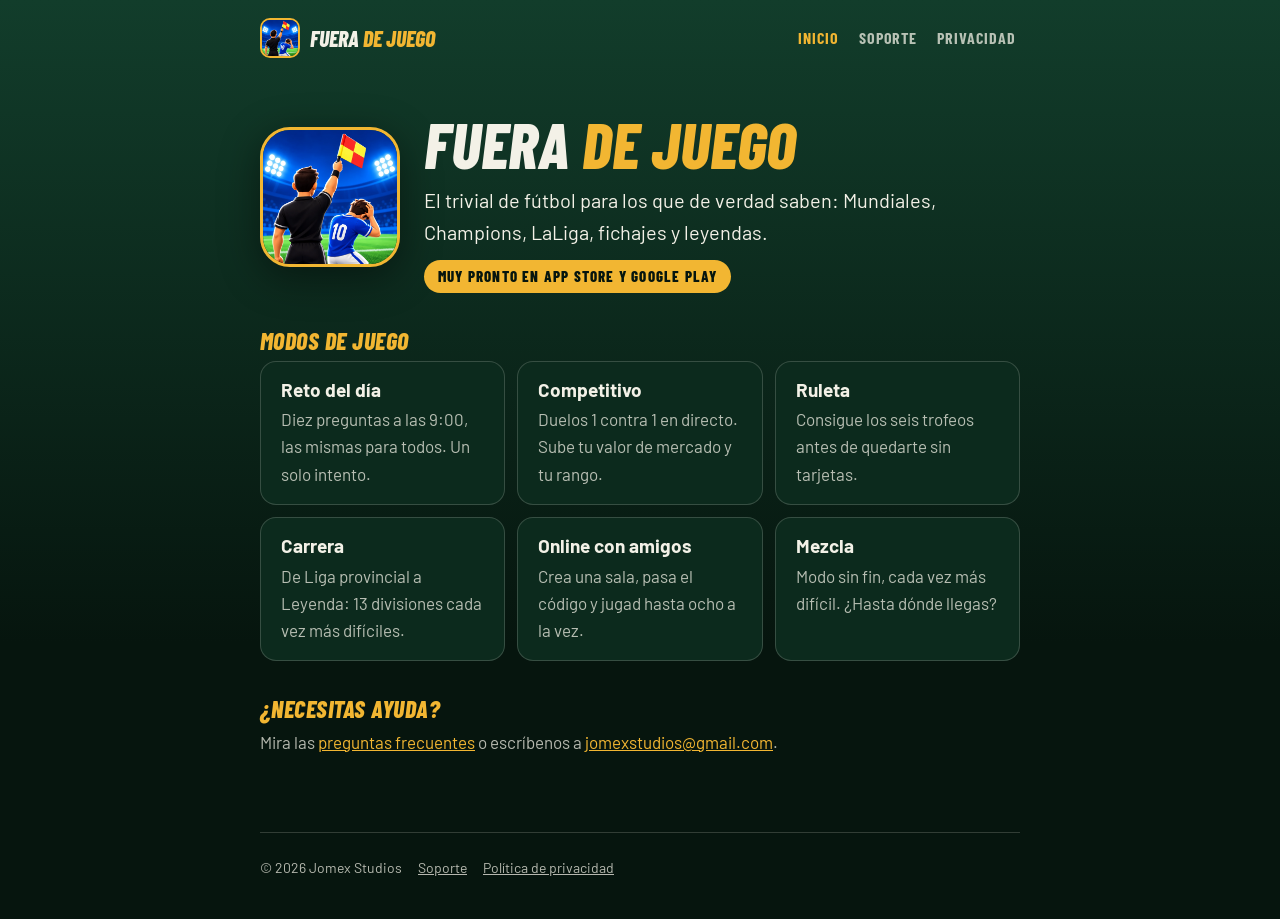
<file: index.html>
<!doctype html>
<html lang="es">
<head>
<meta charset="utf-8">
<meta name="viewport" content="width=device-width, initial-scale=1, viewport-fit=cover">
<title>Fuera de Juego · Trivial de fútbol</title>
<meta name="description" content="El trivial de fútbol para los que de verdad saben: reto diario, duelos 1 contra 1, Ruleta, Carrera y salas con amigos.">
<link rel="icon" href="icono.png">
<link rel="preconnect" href="https://fonts.googleapis.com">
<link rel="preconnect" href="https://fonts.gstatic.com" crossorigin>
<link rel="stylesheet" href="https://fonts.googleapis.com/css2?family=Barlow+Condensed:ital,wght@0,700;1,800&family=Barlow:wght@400;600;700&display=swap">
<link rel="stylesheet" href="estilo.css">
</head>
<body>
<nav class="nav">
  <a class="brand" href="index.html"><img src="icono.png" alt=""><span>Fuera <b>de Juego</b></span></a>
  <a class="link" href="index.html" aria-current="page">Inicio</a>
  <a class="link" href="soporte.html">Soporte</a>
  <a class="link" href="privacidad.html">Privacidad</a>
</nav>
<main>
  <section class="hero">
    <img src="icono.png" alt="Icono de Fuera de Juego: un liniero levanta el banderín ante un jugador con el 10">
    <div>
      <h1>Fuera <span>de Juego</span></h1>
      <p class="lead">El trivial de fútbol para los que de verdad saben: Mundiales, Champions, LaLiga, fichajes y leyendas.</p>
      <span class="soon">Muy pronto en App Store y Google Play</span>
    </div>
  </section>

  <h2>Modos de juego</h2>
  <div class="grid">
    <div class="card"><h3>Reto del día</h3><p>Diez preguntas a las 9:00, las mismas para todos. Un solo intento.</p></div>
    <div class="card"><h3>Competitivo</h3><p>Duelos 1 contra 1 en directo. Sube tu valor de mercado y tu rango.</p></div>
    <div class="card"><h3>Ruleta</h3><p>Consigue los seis trofeos antes de quedarte sin tarjetas.</p></div>
    <div class="card"><h3>Carrera</h3><p>De Liga provincial a Leyenda: 13 divisiones cada vez más difíciles.</p></div>
    <div class="card"><h3>Online con amigos</h3><p>Crea una sala, pasa el código y jugad hasta ocho a la vez.</p></div>
    <div class="card"><h3>Mezcla</h3><p>Modo sin fin, cada vez más difícil. ¿Hasta dónde llegas?</p></div>
  </div>

  <h2>¿Necesitas ayuda?</h2>
  <p>Mira las <a href="soporte.html">preguntas frecuentes</a> o escríbenos a <a href="mailto:jomexstudios@gmail.com">jomexstudios@gmail.com</a>.</p>
</main>
<footer>
  <span>© 2026 Jomex Studios</span>
  <a href="soporte.html">Soporte</a>
  <a href="privacidad.html">Política de privacidad</a>
</footer>
</body>
</html>
</file>
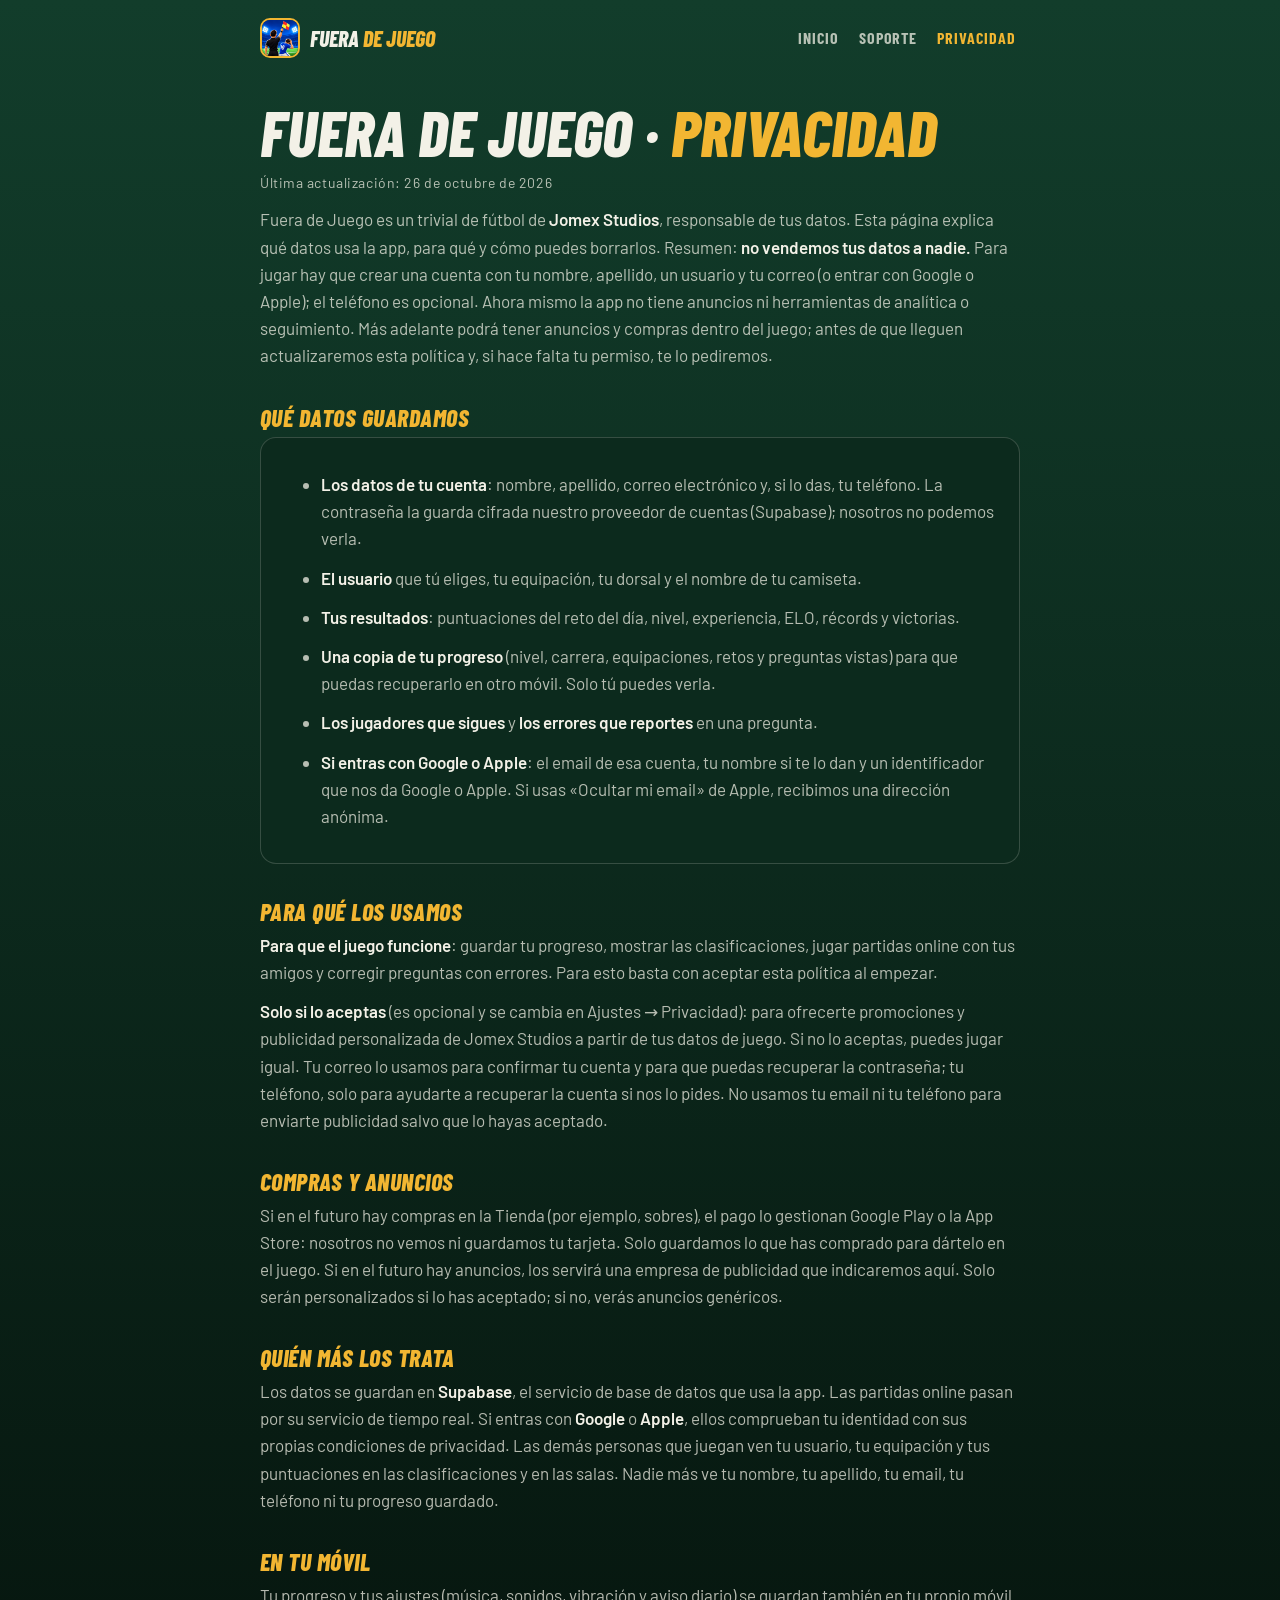
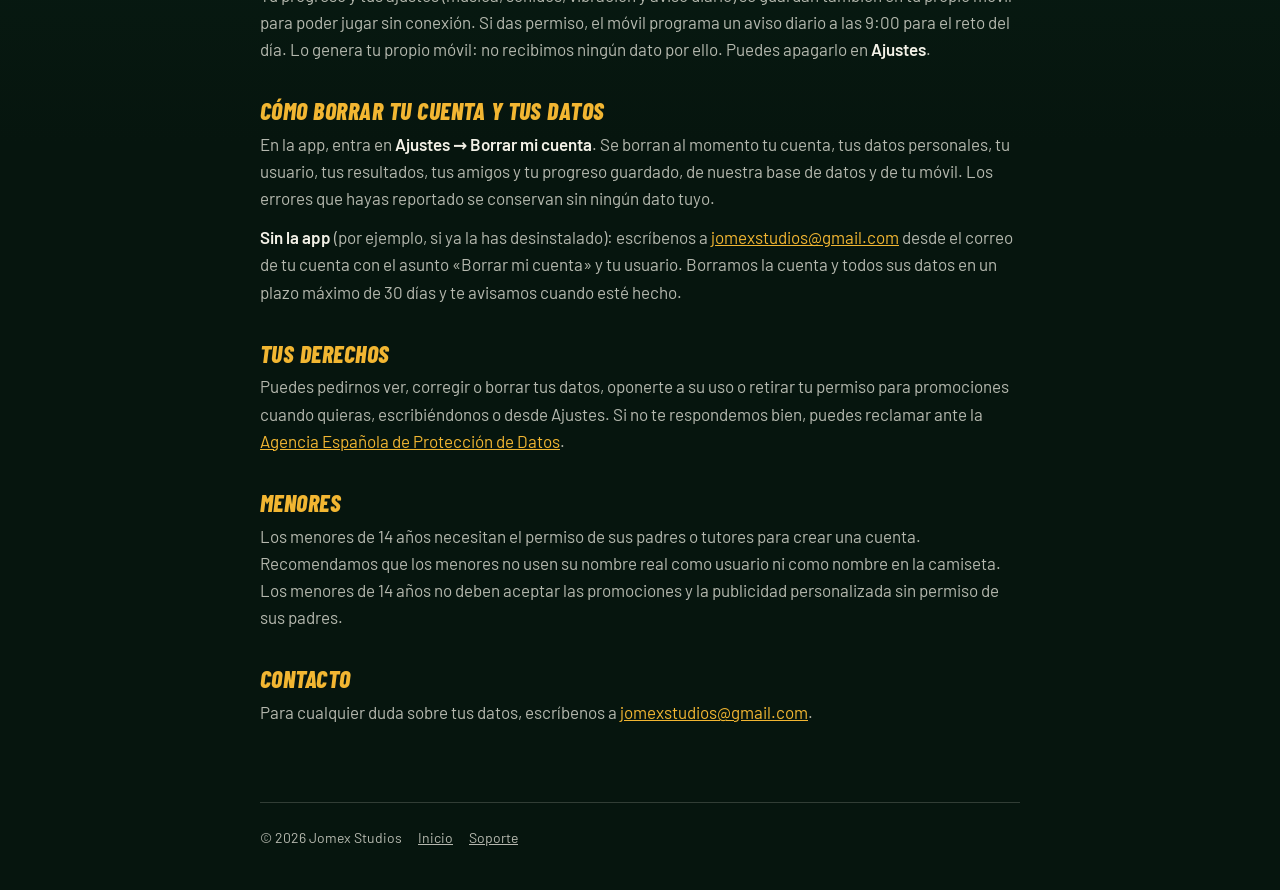
<file: privacidad.html>
<!doctype html>
<html lang="es">
<head>
<meta charset="utf-8">
<meta name="viewport" content="width=device-width, initial-scale=1, viewport-fit=cover">
<title>Política de privacidad · Fuera de Juego</title>
<meta name="description" content="Qué datos usa Fuera de Juego, para qué y cómo borrarlos.">
<link rel="icon" href="icono.png">
<link rel="preconnect" href="https://fonts.googleapis.com">
<link rel="preconnect" href="https://fonts.gstatic.com" crossorigin>
<link rel="stylesheet" href="https://fonts.googleapis.com/css2?family=Barlow+Condensed:ital,wght@0,700;1,800&family=Barlow:wght@400;600;700&display=swap">
<link rel="stylesheet" href="estilo.css">
</head>
<body>
<nav class="nav">
  <a class="brand" href="index.html"><img src="icono.png" alt=""><span>Fuera <b>de Juego</b></span></a>
  <a class="link" href="index.html">Inicio</a>
  <a class="link" href="soporte.html">Soporte</a>
  <a class="link" href="privacidad.html" aria-current="page">Privacidad</a>
</nav>
<main>
  <h1>Fuera de Juego · <span>Privacidad</span></h1>
  <p class="date">Última actualización: 26 de octubre de 2026</p>

  <p>Fuera de Juego es un trivial de fútbol de <strong>Jomex Studios</strong>, responsable de tus datos. Esta página explica qué datos usa la app, para qué y cómo puedes borrarlos.
  Resumen: <strong>no vendemos tus datos a nadie.</strong> Para jugar hay que crear una cuenta con tu nombre, apellido, un usuario y tu correo (o entrar con Google o Apple); el teléfono es opcional.
  Ahora mismo la app no tiene anuncios ni herramientas de analítica o seguimiento. Más adelante podrá tener anuncios y compras dentro del juego; antes de que lleguen actualizaremos esta política y, si hace falta tu permiso, te lo pediremos.</p>

  <h2>Qué datos guardamos</h2>
  <div class="card">
    <ul>
      <li><strong>Los datos de tu cuenta</strong>: nombre, apellido, correo electrónico y, si lo das, tu teléfono. La contraseña la guarda cifrada nuestro proveedor de cuentas (Supabase); nosotros no podemos verla.</li>
      <li><strong>El usuario</strong> que tú eliges, tu equipación, tu dorsal y el nombre de tu camiseta.</li>
      <li><strong>Tus resultados</strong>: puntuaciones del reto del día, nivel, experiencia, ELO, récords y victorias.</li>
      <li><strong>Una copia de tu progreso</strong> (nivel, carrera, equipaciones, retos y preguntas vistas) para que puedas recuperarlo en otro móvil. Solo tú puedes verla.</li>
      <li><strong>Los jugadores que sigues</strong> y <strong>los errores que reportes</strong> en una pregunta.</li>
      <li><strong>Si entras con Google o Apple</strong>: el email de esa cuenta, tu nombre si te lo dan y un identificador que nos da Google o Apple. Si usas «Ocultar mi email» de Apple, recibimos una dirección anónima.</li>
    </ul>
  </div>

  <h2>Para qué los usamos</h2>
  <p><strong>Para que el juego funcione</strong>: guardar tu progreso, mostrar las clasificaciones, jugar partidas online con tus amigos y corregir preguntas con errores. Para esto basta con aceptar esta política al empezar.</p>
  <p><strong>Solo si lo aceptas</strong> (es opcional y se cambia en Ajustes → Privacidad): para ofrecerte promociones y publicidad personalizada de Jomex Studios a partir de tus datos de juego. Si no lo aceptas, puedes jugar igual.
  Tu correo lo usamos para confirmar tu cuenta y para que puedas recuperar la contraseña; tu teléfono, solo para ayudarte a recuperar la cuenta si nos lo pides.
  No usamos tu email ni tu teléfono para enviarte publicidad salvo que lo hayas aceptado.</p>

  <h2>Compras y anuncios</h2>
  <p>Si en el futuro hay compras en la Tienda (por ejemplo, sobres), el pago lo gestionan Google Play o la App Store: nosotros no vemos ni guardamos tu tarjeta. Solo guardamos lo que has comprado para dártelo en el juego.
  Si en el futuro hay anuncios, los servirá una empresa de publicidad que indicaremos aquí. Solo serán personalizados si lo has aceptado; si no, verás anuncios genéricos.</p>

  <h2>Quién más los trata</h2>
  <p>Los datos se guardan en <strong>Supabase</strong>, el servicio de base de datos que usa la app. Las partidas online pasan por su servicio de tiempo real.
  Si entras con <strong>Google</strong> o <strong>Apple</strong>, ellos comprueban tu identidad con sus propias condiciones de privacidad.
  Las demás personas que juegan ven tu usuario, tu equipación y tus puntuaciones en las clasificaciones y en las salas. Nadie más ve tu nombre, tu apellido, tu email, tu teléfono ni tu progreso guardado.</p>

  <h2>En tu móvil</h2>
  <p>Tu progreso y tus ajustes (música, sonidos, vibración y aviso diario) se guardan también en tu propio móvil para poder jugar sin conexión.
  Si das permiso, el móvil programa un aviso diario a las 9:00 para el reto del día. Lo genera tu propio móvil: no recibimos ningún dato por ello. Puedes apagarlo en <strong>Ajustes</strong>.</p>

  <h2 id="borrar-cuenta">Cómo borrar tu cuenta y tus datos</h2>
  <p>En la app, entra en <strong>Ajustes → Borrar mi cuenta</strong>. Se borran al momento tu cuenta, tus datos personales, tu usuario, tus resultados, tus amigos y tu progreso guardado, de nuestra base de datos y de tu móvil.
  Los errores que hayas reportado se conservan sin ningún dato tuyo.</p>
  <p><strong>Sin la app</strong> (por ejemplo, si ya la has desinstalado): escríbenos a <a href="mailto:jomexstudios@gmail.com?subject=Borrar%20mi%20cuenta">jomexstudios@gmail.com</a> desde el correo de tu cuenta con el asunto «Borrar mi cuenta» y tu usuario. Borramos la cuenta y todos sus datos en un plazo máximo de 30 días y te avisamos cuando esté hecho.</p>

  <h2>Tus derechos</h2>
  <p>Puedes pedirnos ver, corregir o borrar tus datos, oponerte a su uso o retirar tu permiso para promociones cuando quieras, escribiéndonos o desde Ajustes. Si no te respondemos bien, puedes reclamar ante la <a href="https://www.aepd.es">Agencia Española de Protección de Datos</a>.</p>

  <h2>Menores</h2>
  <p>Los menores de 14 años necesitan el permiso de sus padres o tutores para crear una cuenta. Recomendamos que los menores no usen su nombre real como usuario ni como nombre en la camiseta.
  Los menores de 14 años no deben aceptar las promociones y la publicidad personalizada sin permiso de sus padres.</p>

  <h2>Contacto</h2>
  <p>Para cualquier duda sobre tus datos, escríbenos a <a href="mailto:jomexstudios@gmail.com">jomexstudios@gmail.com</a>.</p>
</main>
<footer>
  <span>© 2026 Jomex Studios</span>
  <a href="index.html">Inicio</a>
  <a href="soporte.html">Soporte</a>
</footer>
</body>
</html>
</file>
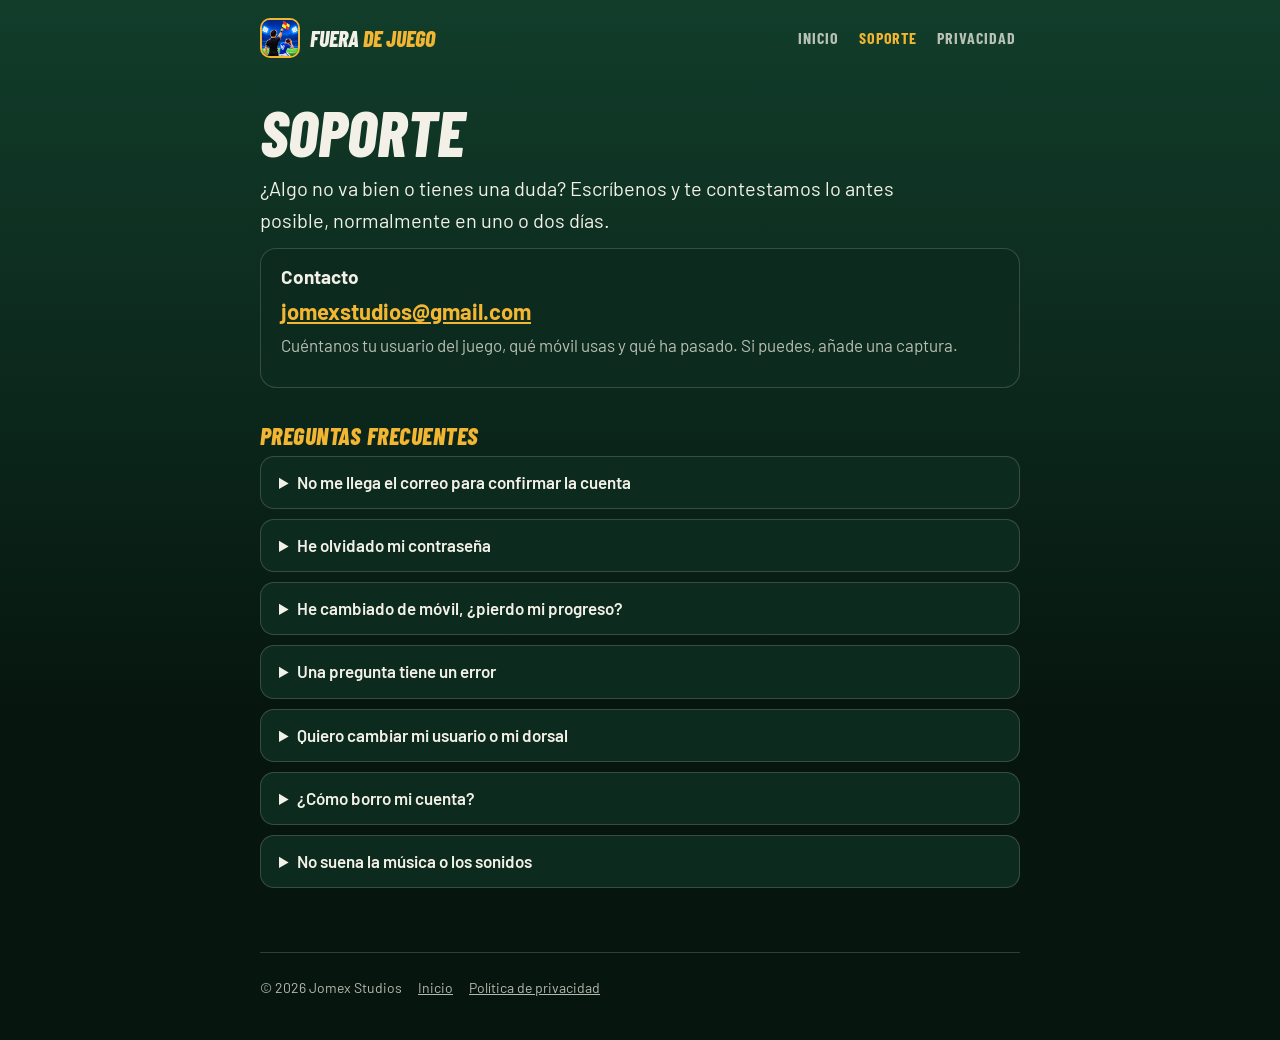
<file: soporte.html>
<!doctype html>
<html lang="es">
<head>
<meta charset="utf-8">
<meta name="viewport" content="width=device-width, initial-scale=1, viewport-fit=cover">
<title>Soporte · Fuera de Juego</title>
<meta name="description" content="Ayuda y contacto de Fuera de Juego, el trivial de fútbol.">
<link rel="icon" href="icono.png">
<link rel="preconnect" href="https://fonts.googleapis.com">
<link rel="preconnect" href="https://fonts.gstatic.com" crossorigin>
<link rel="stylesheet" href="https://fonts.googleapis.com/css2?family=Barlow+Condensed:ital,wght@0,700;1,800&family=Barlow:wght@400;600;700&display=swap">
<link rel="stylesheet" href="estilo.css">
</head>
<body>
<nav class="nav">
  <a class="brand" href="index.html"><img src="icono.png" alt=""><span>Fuera <b>de Juego</b></span></a>
  <a class="link" href="index.html">Inicio</a>
  <a class="link" href="soporte.html" aria-current="page">Soporte</a>
  <a class="link" href="privacidad.html">Privacidad</a>
</nav>
<main>
  <h1>Soporte</h1>
  <p class="lead">¿Algo no va bien o tienes una duda? Escríbenos y te contestamos lo antes posible, normalmente en uno o dos días.</p>

  <div class="card">
    <h3>Contacto</h3>
    <div class="mail"><a href="mailto:jomexstudios@gmail.com?subject=Fuera%20de%20Juego">jomexstudios@gmail.com</a></div>
    <p style="margin-top:8px">Cuéntanos tu usuario del juego, qué móvil usas y qué ha pasado. Si puedes, añade una captura.</p>
  </div>

  <h2>Preguntas frecuentes</h2>

  <details>
    <summary>No me llega el correo para confirmar la cuenta</summary>
    <p>Mira en <strong>Spam</strong> y en <strong>Promociones</strong>. Si no está, en la app pulsa <strong>Reenviar correo</strong>, o <strong>Cambiar correo</strong> si lo escribiste mal. Puede tardar un par de minutos.</p>
  </details>
  <details>
    <summary>He olvidado mi contraseña</summary>
    <p>En la pantalla de entrar, pulsa <strong>¿Has olvidado tu contraseña?</strong>, escribe tu correo y te llegará un código para poner una nueva.</p>
  </details>
  <details>
    <summary>He cambiado de móvil, ¿pierdo mi progreso?</summary>
    <p>No. Tu nivel, tus camisetas, tu carrera y tus trofeos se guardan en tu cuenta. Instala la app, pulsa <strong>Inicia sesión</strong> con tu correo y contraseña y lo tendrás todo.</p>
  </details>
  <details>
    <summary>Una pregunta tiene un error</summary>
    <p>Al acabar la partida, abre <strong>Repasar preguntas</strong> y pulsa <strong>Reportar</strong> en la que esté mal. Las revisamos y corregimos. También puedes escribirnos.</p>
  </details>
  <details>
    <summary>Quiero cambiar mi usuario o mi dorsal</summary>
    <p>El usuario se cambia en <strong>Ajustes → Tu cuenta</strong>. El nombre de la camiseta y el dorsal, en el <strong>Vestuario</strong>.</p>
  </details>
  <details>
    <summary>¿Cómo borro mi cuenta?</summary>
    <p>En la app: <strong>Ajustes → Borrar mi cuenta</strong>. Se borra todo al momento. Si ya no tienes la app, escríbenos desde el correo de tu cuenta con el asunto «Borrar mi cuenta» y la borramos en un máximo de 30 días. Más detalles en la <a href="privacidad.html#borrar-cuenta">política de privacidad</a>.</p>
  </details>
  <details>
    <summary>No suena la música o los sonidos</summary>
    <p>Comprueba en <strong>Ajustes → Sonido</strong> que estén activados y sube el volumen del móvil.</p>
  </details>
</main>
<footer>
  <span>© 2026 Jomex Studios</span>
  <a href="index.html">Inicio</a>
  <a href="privacidad.html">Política de privacidad</a>
</footer>
</body>
</html>
</file>
<file: estilo.css>
/* Web de Fuera de Juego (inicio, soporte y privacidad). Mismos colores que la app: césped, tiza y ámbar. */
:root {
  --pitch: #123d2b;
  --night: #06150e;
  --panel: #0c2a1d;
  --chalk: #f3f1e7;
  --chalk2: rgba(243, 241, 231, 0.74);
  --line: rgba(243, 241, 231, 0.18);
  --amber: #f2b632;
  --amber-hi: #ffd75e;
  --display: 'Barlow Condensed', 'Arial Narrow', system-ui, sans-serif;
  --body: 'Barlow', system-ui, -apple-system, 'Segoe UI', sans-serif;
  color-scheme: dark;
}
* { box-sizing: border-box; }
html { background: var(--night); }
body {
  margin: 0;
  min-height: 100vh;
  background: linear-gradient(180deg, var(--pitch) 0%, var(--night) 70%);
  color: var(--chalk);
  font: 17px/1.6 var(--body);
  padding-left: max(16px, env(safe-area-inset-left, 0px));
  padding-right: max(16px, env(safe-area-inset-right, 0px));
}
a { color: var(--amber); }
a:focus-visible { outline: 2px solid var(--amber); outline-offset: 3px; border-radius: 4px; }

.nav { max-width: 760px; margin: 0 auto; display: flex; align-items: center; gap: 12px; padding-block: 18px; flex-wrap: wrap; }
.nav .brand { display: flex; align-items: center; gap: 10px; text-decoration: none; color: var(--chalk); margin-right: auto; }
.nav .brand img { width: 40px; height: 40px; border-radius: 10px; border: 2px solid var(--amber); }
.nav .brand span { font: italic 800 22px/1 var(--display); text-transform: uppercase; }
.nav .brand b { color: var(--amber); font-weight: 800; }
.nav a.link { font: 700 16px/1 var(--display); text-transform: uppercase; letter-spacing: 0.06em; text-decoration: none; color: var(--chalk2); padding: 8px 4px; }
.nav a.link[aria-current='page'], .nav a.link:hover { color: var(--amber); }
/* En el móvil, el logo arriba y los tres enlaces juntos debajo. */
@media (max-width: 520px) {
  .nav { gap: 6px 18px; }
  .nav .brand { flex: 0 0 100%; margin-bottom: 4px; }
}

main { max-width: 760px; margin: 0 auto; padding-block: 12px 64px; }
h1 { font: italic 800 clamp(38px, 9vw, 64px)/1 var(--display); text-transform: uppercase; margin: 12px 0 8px; text-wrap: balance; }
h1 span { color: var(--amber); }
h2 { font: italic 800 24px/1.15 var(--display); text-transform: uppercase; letter-spacing: 0.02em; color: var(--amber); margin: 34px 0 6px; text-wrap: balance; }
h3 { font: 700 19px/1.3 var(--body); margin: 0 0 4px; color: var(--chalk); }
p, li { color: var(--chalk2); margin: 0 0 12px; }
strong { color: var(--chalk); font-weight: 600; }
.lead { font-size: 20px; color: var(--chalk); max-width: 34em; }
.date { font-size: 14px; letter-spacing: 0.04em; }

.card { background: var(--panel); border: 1px solid var(--line); border-radius: 16px; padding: 16px 20px; }
.grid { display: grid; grid-template-columns: repeat(auto-fit, minmax(220px, 1fr)); gap: 12px; }
.grid .card p { margin: 0; }
.hero { display: flex; gap: 24px; align-items: center; flex-wrap: wrap; margin-top: 12px; }
.hero img { width: 140px; height: 140px; border-radius: 30px; border: 3px solid var(--amber); box-shadow: 0 10px 40px rgba(0, 0, 0, 0.45); }
.hero > div { flex: 1; min-width: 0; min-width: min(100%, 280px); }
.soon { display: inline-block; font: 800 15px/1 var(--display); text-transform: uppercase; letter-spacing: 0.08em; color: var(--night); background: var(--amber); padding: 9px 14px; border-radius: 999px; }

.mail { display: flex; align-items: center; gap: 10px; flex-wrap: wrap; margin-top: 8px; }
.mail a { font: 700 22px/1.2 var(--body); word-break: break-all; }
details { background: var(--panel); border: 1px solid var(--line); border-radius: 14px; padding: 12px 18px; }
details + details { margin-top: 10px; }
summary { cursor: pointer; font-weight: 600; color: var(--chalk); }
details[open] summary { margin-bottom: 8px; }
details p:last-child { margin-bottom: 0; }

footer { max-width: 760px; margin: 0 auto; padding-block: 24px 40px; border-top: 1px solid var(--line); font-size: 14px; color: var(--chalk2); display: flex; gap: 16px; flex-wrap: wrap; }
footer a { color: var(--chalk2); }
</file>
